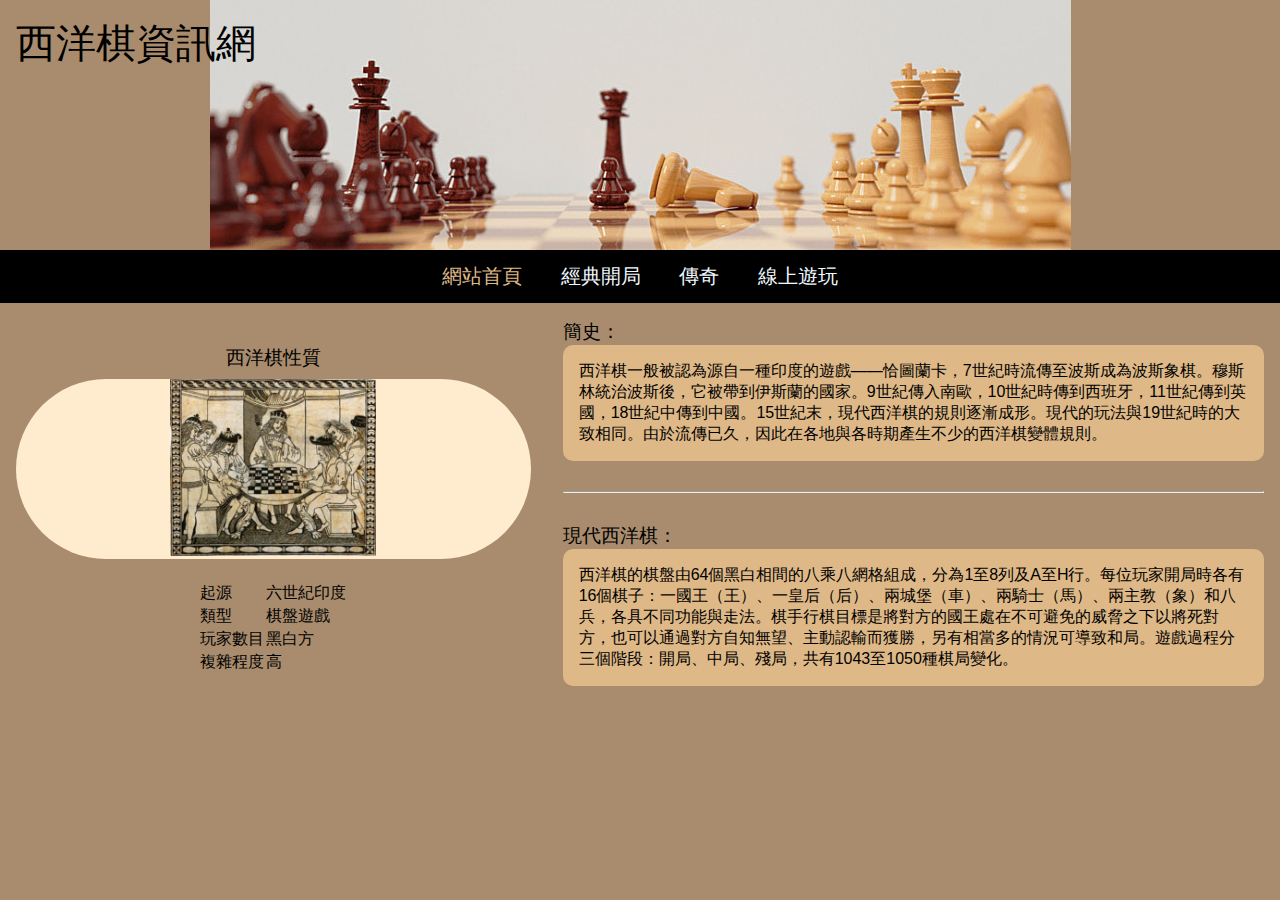
<file: Project1/index.html>
<!DOCTYPE html>
<html lang="zh-Hant">
  <head>
    <meta charset="UTF-8" />
    <meta name="viewport" content="width=device-width, initial-scale=1.0" />
    <link rel="stylesheet" href="style.css" />
    <title>西洋棋資訊網</title>
  </head>
  <body>
    <header>
      <div class="top">
        <h1>西洋棋資訊網</h1>
      </div>
      <nav>
        <ul>
          <li><a class="active" href="#">網站首頁</a></li>
          <li><a href="./openings.html">經典開局</a></li>
          <li><a href="./legends.html">傳奇</a></li>
          <li><a href="./game.html">線上遊玩</a></li>
        </ul>
      </nav>
    </header>
    <main>
      <section class="left">
        <h3>西洋棋性質</h3>
        <figure>
          <img
            src="./images/PlayingChess.png"
            alt="chessBoard"
            style="width: 40%"
          />
          <figcaption></figcaption>
        </figure>
        <br />
        <table>
          <tr>
            <td>起源</td>
            <td>六世紀印度</td>
          </tr>
          <tr>
            <td>類型</td>
            <td>棋盤遊戲</td>
          </tr>
          <tr>
            <td>玩家數目</td>
            <td>黑白方</td>
          </tr>
          <tr>
            <td>複雜程度</td>
            <td>高</td>
          </tr>
        </table>
      </section>
      <section class="right">
        <h3>簡史：</h3>
        <p>
          西洋棋一般被認為源自一種印度的遊戲——恰圖蘭卡，7世紀時流傳至波斯成為波斯象棋。穆斯林統治波斯後，它被帶到伊斯蘭的國家。9世紀傳入南歐，10世紀時傳到西班牙，11世紀傳到英國，18世紀中傳到中國。15世紀末，現代西洋棋的規則逐漸成形。現代的玩法與19世紀時的大致相同。由於流傳已久，因此在各地與各時期產生不少的西洋棋變體規則。
        </p>
        <hr />
        <h3>現代西洋棋：</h3>
        <p>
          西洋棋的棋盤由64個黑白相間的八乘八網格組成，分為1至8列及A至H行。每位玩家開局時各有16個棋子：一國王（王）、一皇后（后）、兩城堡（車）、兩騎士（馬）、兩主教（象）和八兵，各具不同功能與走法。棋手行棋目標是將對方的國王處在不可避免的威脅之下以將死對方，也可以通過對方自知無望、主動認輸而獲勝，另有相當多的情況可導致和局。遊戲過程分三個階段：開局、中局、殘局，共有1043至1050種棋局變化。
        </p>
      </section>
    </main>
  </body>
</html>
</file>
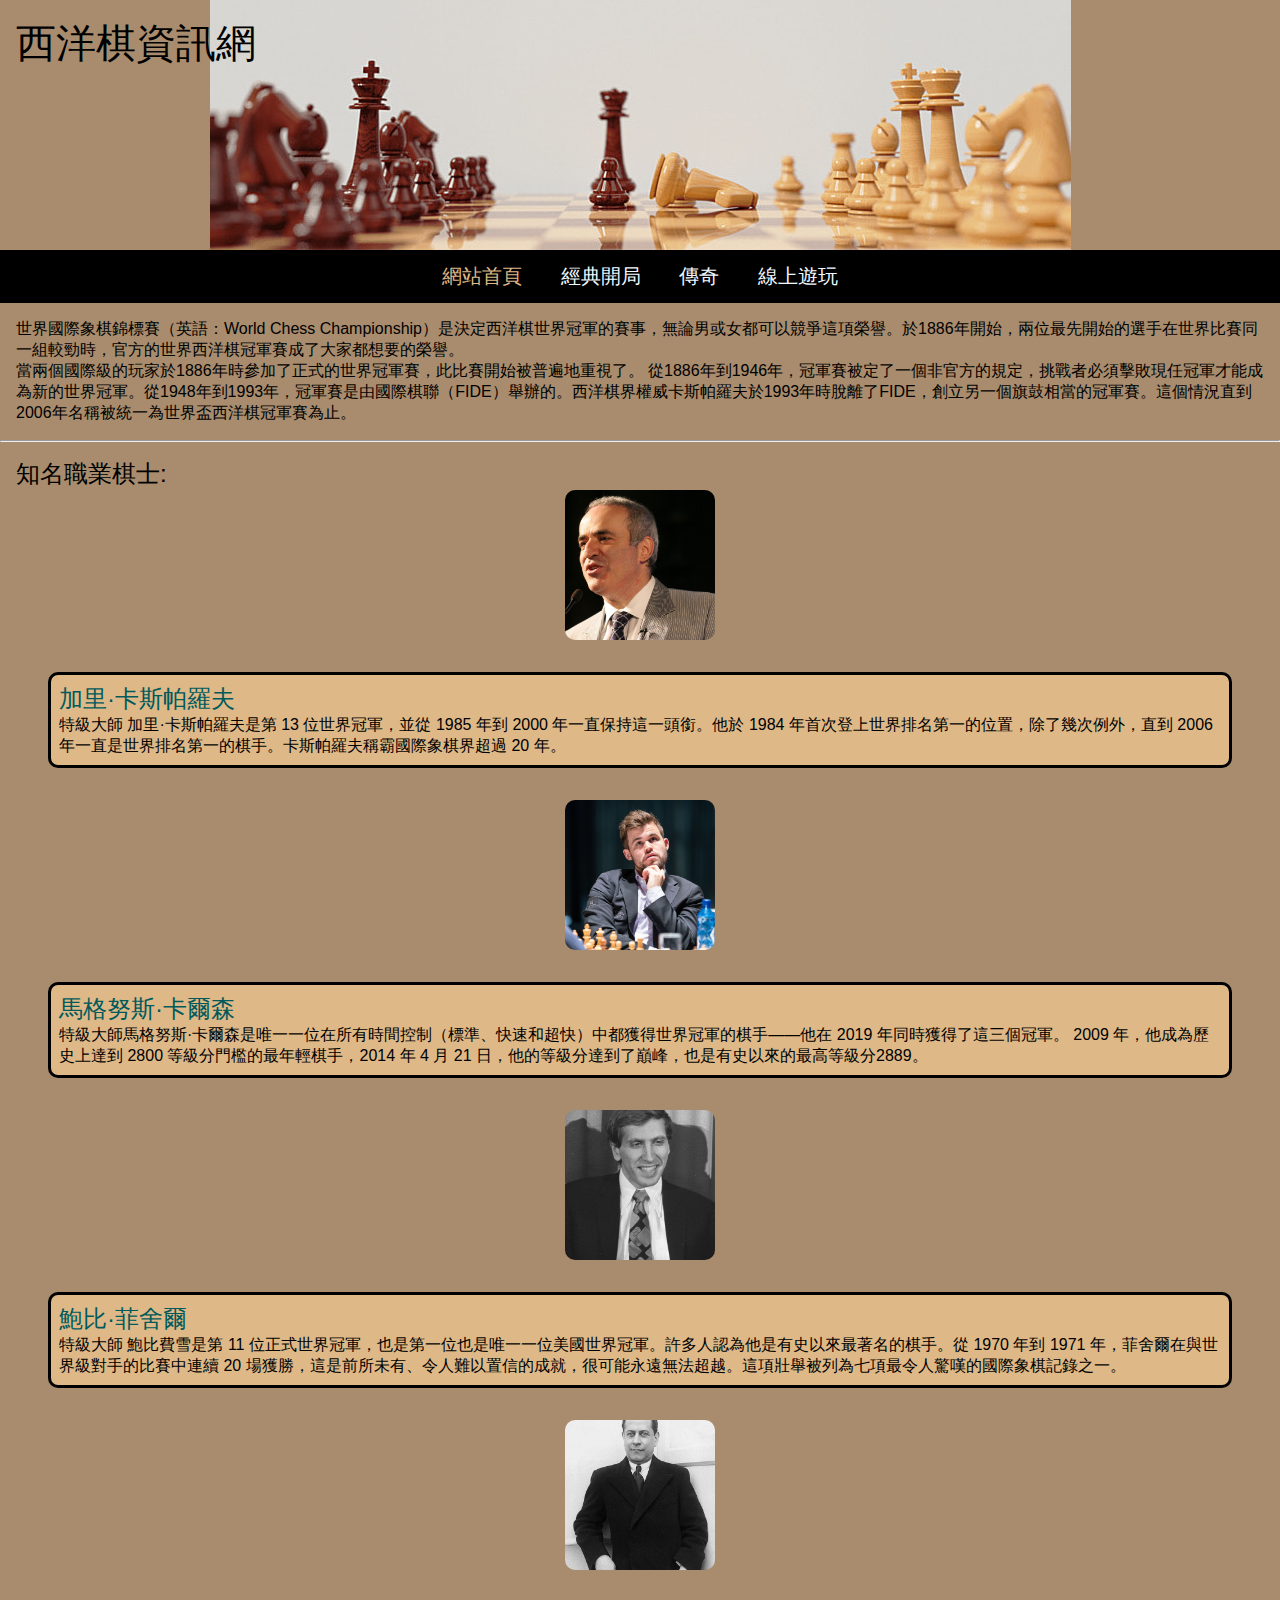
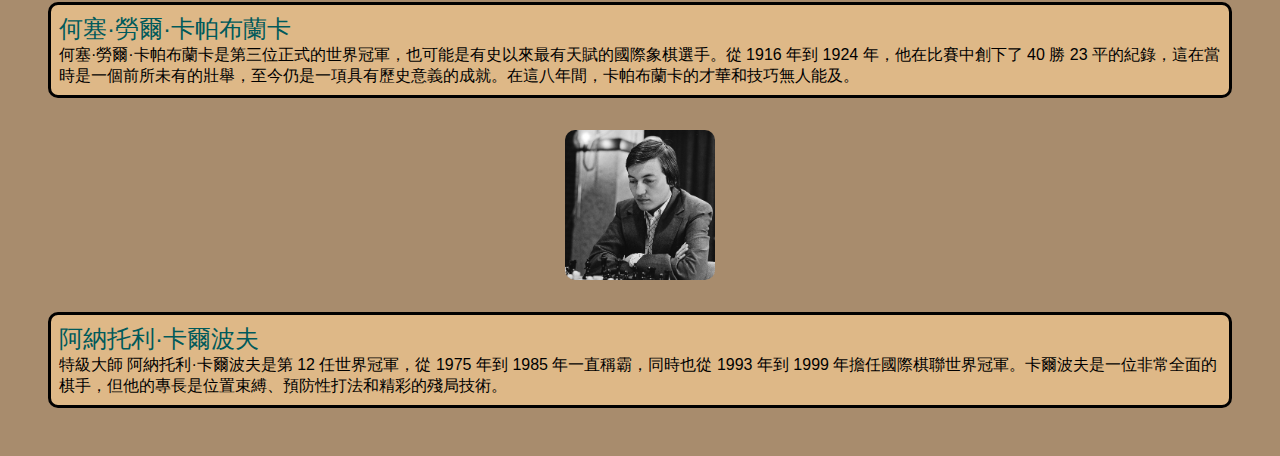
<file: Project1/legends.html>
<!DOCTYPE html>
<html lang="zh-Hant">
  <head>
    <meta charset="UTF-8" />
    <meta name="viewport" content="width=device-width, initial-scale=1.0" />
    <link rel="stylesheet" href="style.css" />
    <title>西洋棋資訊網</title>
  </head>
  <body>
    <header>
      <div class="top">
        <h1>西洋棋資訊網</h1>
      </div>
      <nav>
        <ul>
          <li><a class="active" href="./index.html">網站首頁</a></li>
          <li><a href="./openings.html">經典開局</a></li>
          <li><a href="#">傳奇</a></li>
          <li><a href="./game.html">線上遊玩</a></li>
        </ul>
      </nav>
    </header>

    <main class="no-flex">
      <section>
        <p>
          世界國際象棋錦標賽（英語：World Chess
          Championship）是決定西洋棋世界冠軍的賽事，無論男或女都可以競爭這項榮譽。於1886年開始，兩位最先開始的選手在世界比賽同一組較勁時，官方的世界西洋棋冠軍賽成了大家都想要的榮譽。
        </p>
        <p>
          當兩個國際級的玩家於1886年時參加了正式的世界冠軍賽，此比賽開始被普遍地重視了。
          從1886年到1946年，冠軍賽被定了一個非官方的規定，挑戰者必須擊敗現任冠軍才能成為新的世界冠軍。從1948年到1993年，冠軍賽是由國際棋聯（FIDE）舉辦的。西洋棋界權威卡斯帕羅夫於1993年時脫離了FIDE，創立另一個旗鼓相當的冠軍賽。這個情況直到2006年名稱被統一為世界盃西洋棋冠軍賽為止。
        </p>
      </section>
      <hr />
      <section>
        <h3 style="font-size: 1.5rem">知名職業棋士:</h3>
        <img src="./images/OG1.jpeg" alt="加里·卡斯帕羅夫" class="player-img" />

        <div class="player">
          <h4>加里·卡斯帕羅夫</h4>
          <p>
            特級大師 加里·卡斯帕羅夫是第 13 位世界冠軍，並從 1985 年到 2000
            年一直保持這一頭銜。他於 1984
            年首次登上世界排名第一的位置，除了幾次例外，直到 2006
            年一直是世界排名第一的棋手。卡斯帕羅夫稱霸國際象棋界超過 20 年。
          </p>
        </div>
        <img src="./images/OG2.jpeg" alt="加里·卡斯帕羅夫" class="player-img" />

        <div class="player">
          <h4>馬格努斯·卡爾森</h4>

          <p>
            特級大師馬格努斯·卡爾森是唯一一位在所有時間控制（標準、快速和超快）中都獲得世界冠軍的棋手——他在
            2019 年同時獲得了這三個冠軍。 2009 年，他成為歷史上達到 2800
            等級分門檻的最年輕棋手，2014 年 4 月 21
            日，他的等級分達到了巔峰，也是有史以來的最高等級分2889。
          </p>
        </div>
        <img src="./images/OG3.jpeg" alt="加里·卡斯帕羅夫" class="player-img" />

        <div class="player">
          <h4>鮑比·菲舍爾</h4>
          <p>
            特級大師 鮑比費雪是第 11
            位正式世界冠軍，也是第一位也是唯一一位美國世界冠軍。許多人認為他是有史以來最著名的棋手。從
            1970 年到 1971 年，菲舍爾在與世界級對手的比賽中連續 20
            場獲勝，這是前所未有、令人難以置信的成就，很可能永遠無法超越。這項壯舉被列為七項最令人驚嘆的國際象棋記錄之一。
          </p>
        </div>
        <img src="./images/OG4.jpeg" alt="加里·卡斯帕羅夫" class="player-img" />

        <div class="player">
          <h4>何塞·勞爾·卡帕布蘭卡</h4>
          <p>
            何塞·勞爾·卡帕布蘭卡是第三位正式的世界冠軍，也可能是有史以來最有天賦的國際象棋選手。從
            1916 年到 1924 年，他在比賽中創下了 40 勝 23
            平的紀錄，這在當時是一個前所未有的壯舉，至今仍是一項具有歷史意義的成就。在這八年間，卡帕布蘭卡的才華和技巧無人能及。
          </p>
        </div>
        <img src="./images/OG5.jpeg" alt="加里·卡斯帕羅夫" class="player-img" />

        <div class="player">
          <h4>阿納托利·卡爾波夫</h4>
          <p>
            特級大師 阿納托利·卡爾波夫是第 12 任世界冠軍，從 1975 年到 1985
            年一直稱霸，同時也從 1993 年到 1999
            年擔任國際棋聯世界冠軍。卡爾波夫是一位非常全面的棋手，但他的專長是位置束縛、預防性打法和精彩的殘局技術。
          </p>
        </div>
      </section>
    </main>
  </body>
</html>
</file>
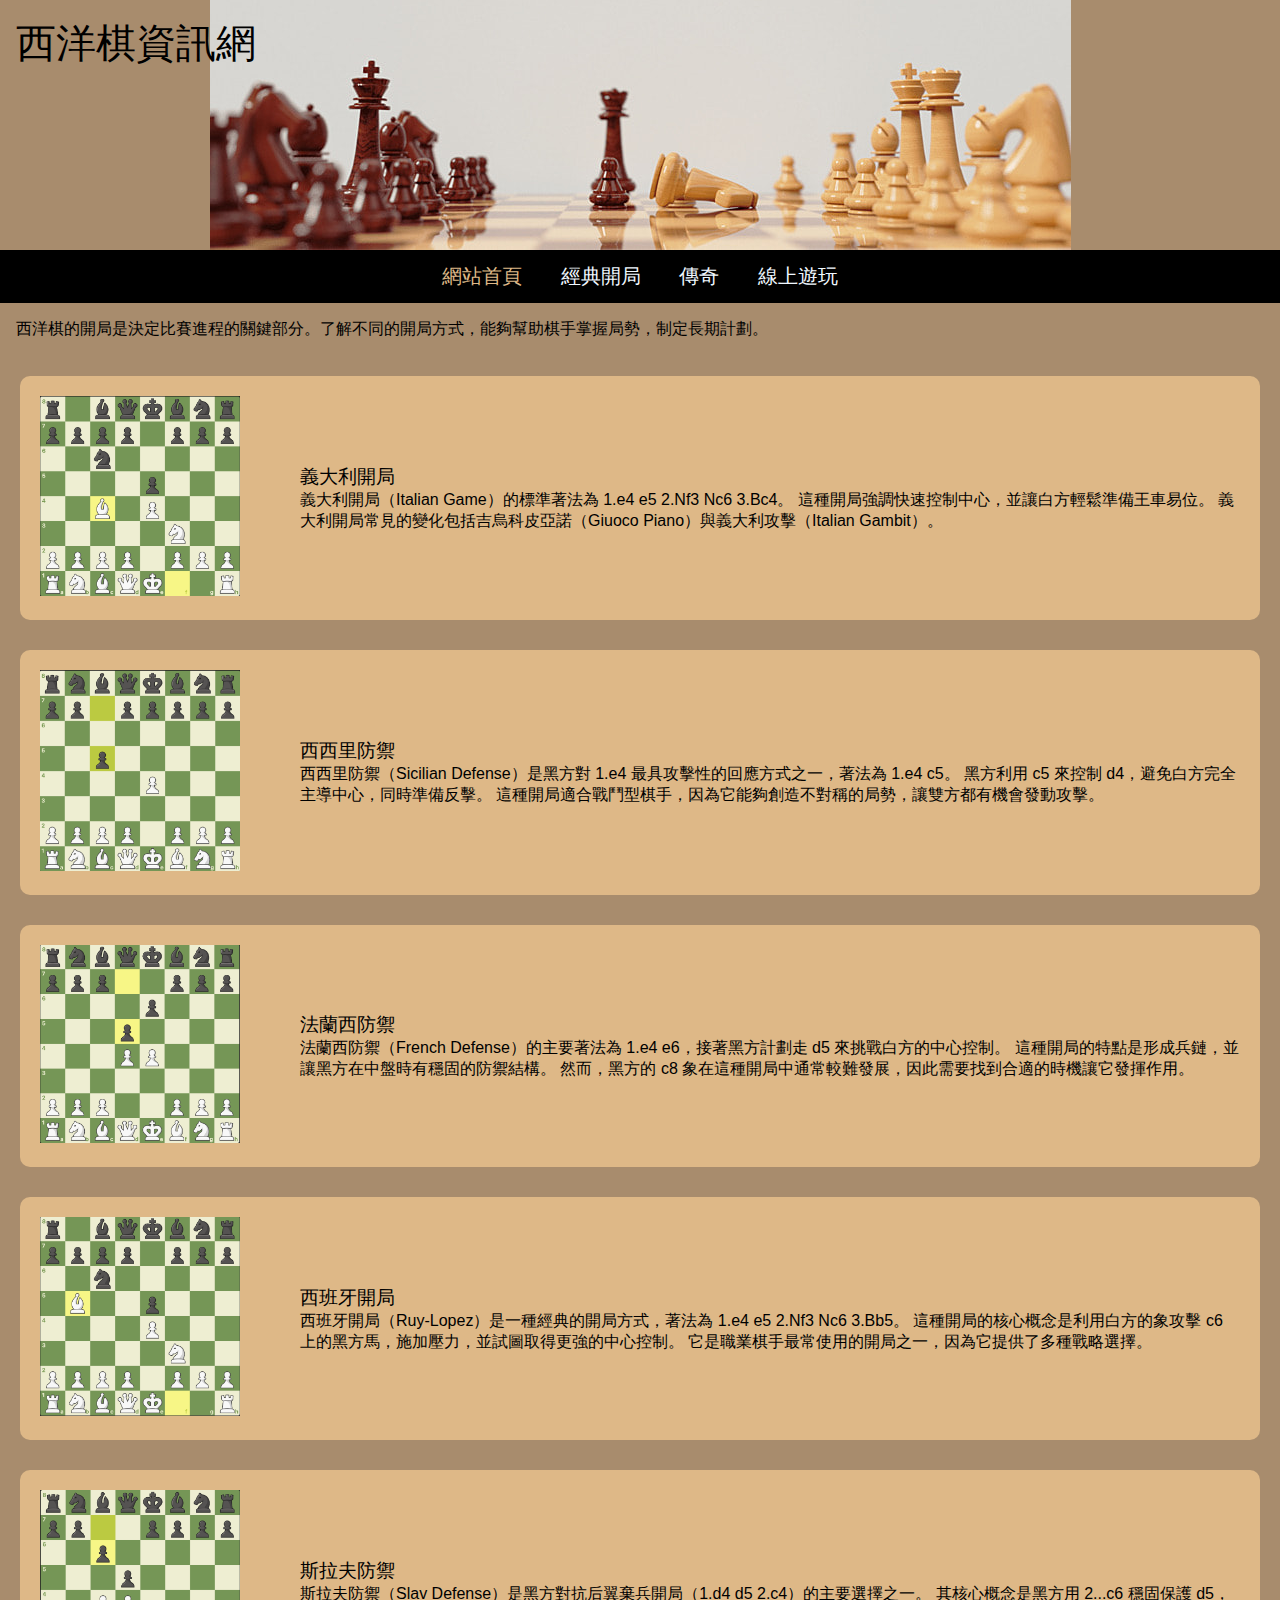
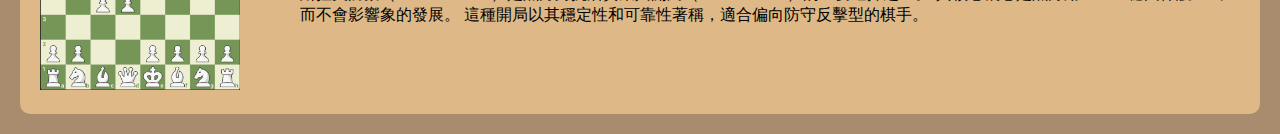
<file: Project1/openings.html>
<!DOCTYPE html>
<html lang="zh-Hant">
  <head>
    <meta charset="UTF-8" />
    <meta name="viewport" content="width=device-width, initial-scale=1.0" />
    <link rel="stylesheet" href="style.css" />
    <title>西洋棋資訊網</title>
  </head>
  <body>
    <header>
      <div class="top">
        <h1>西洋棋資訊網</h1>
      </div>
      <nav>
        <ul>
          <li><a class="active" href="./index.html">網站首頁</a></li>
          <li><a href="#">經典開局</a></li>
          <li><a href="./legends.html">傳奇</a></li>
          <li><a href="./game.html">線上遊玩</a></li>
        </ul>
      </nav>
    </header>

    <main>
      <section>
        <p>
          西洋棋的開局是決定比賽進程的關鍵部分。了解不同的開局方式，能夠幫助棋手掌握局勢，制定長期計劃。
        </p>
      </section>

      <section class="NewComers">
        <!-- 義大利開局 -->
        <div class="opening">
          <div class="Openings">
            <img src="./images/italian.png" alt="義大利開局" />
          </div>
          <div class="info">
            <h3>義大利開局</h3>
            <p>
              義大利開局（Italian Game）的標準著法為 1.e4 e5 2.Nf3 Nc6 3.Bc4。
              這種開局強調快速控制中心，並讓白方輕鬆準備王車易位。
              義大利開局常見的變化包括吉烏科皮亞諾（Giuoco
              Piano）與義大利攻擊（Italian Gambit）。
            </p>
          </div>
        </div>

        <!-- 西西里防禦 -->
        <div class="opening">
          <div class="Openings">
            <img src="./images/sicilian.png" alt="西西里防禦" />
          </div>
          <div class="info">
            <h3>西西里防禦</h3>
            <p>
              西西里防禦（Sicilian Defense）是黑方對 1.e4
              最具攻擊性的回應方式之一，著法為 1.e4 c5。 黑方利用 c5 來控制
              d4，避免白方完全主導中心，同時準備反擊。
              這種開局適合戰鬥型棋手，因為它能夠創造不對稱的局勢，讓雙方都有機會發動攻擊。
            </p>
          </div>
        </div>

        <!-- 法蘭西防禦 -->
        <div class="opening">
          <div class="Openings">
            <img src="./images/French.png" alt="法蘭西防禦" />
          </div>
          <div class="info">
            <h3>法蘭西防禦</h3>
            <p>
              法蘭西防禦（French Defense）的主要著法為 1.e4 e6，接著黑方計劃走
              d5 來挑戰白方的中心控制。
              這種開局的特點是形成兵鏈，並讓黑方在中盤時有穩固的防禦結構。
              然而，黑方的 c8
              象在這種開局中通常較難發展，因此需要找到合適的時機讓它發揮作用。
            </p>
          </div>
        </div>

        <!-- 西班牙開局 -->
        <div class="opening">
          <div class="Openings">
            <img src="./images/roy.png" alt="西班牙開局" />
          </div>
          <div class="info">
            <h3>西班牙開局</h3>
            <p>
              西班牙開局（Ruy-Lopez）是一種經典的開局方式，著法為 1.e4 e5 2.Nf3
              Nc6 3.Bb5。 這種開局的核心概念是利用白方的象攻擊 c6
              上的黑方馬，施加壓力，並試圖取得更強的中心控制。
              它是職業棋手最常使用的開局之一，因為它提供了多種戰略選擇。
            </p>
          </div>
        </div>

        <!-- 斯拉夫防禦 -->
        <div class="opening">
          <div class="Openings">
            <img src="./images/slav.png" alt="斯拉夫防禦" />
          </div>
          <div class="info">
            <h3>斯拉夫防禦</h3>
            <p>
              斯拉夫防禦（Slav Defense）是黑方對抗后翼棄兵開局（1.d4 d5
              2.c4）的主要選擇之一。 其核心概念是黑方用 2...c6 穩固保護
              d5，而不會影響象的發展。
              這種開局以其穩定性和可靠性著稱，適合偏向防守反擊型的棋手。
            </p>
          </div>
        </div>
      </section>
    </main>
  </body>
</html>
</file>
<file: Project1/style.css>
* {
  padding: 0;
  margin: 0;
  box-sizing: border-box;
  font-family: "STKaiti", sans-serif;
}
/* burlywood */
h1,
h2,
h3,
h4,
h5,
h6 {
  font-weight: normal;
}

header div.top {
  padding: 1rem;
  background-image: url(./images/chessBGIMG.jpg);
  background-position: bottom;
  background-repeat: no-repeat;
  min-height: 250px;
  background-color: #a88c6d; /* 增加背景色，讓開局資訊更明顯 */
}

header div.top h1 {
  font-size: 2.5rem;
}

header div.top h3 {
  font-size: 1rem;
}

header nav {
  background-color: black;
}

header nav ul {
  justify-content: center;
  display: flex;
  list-style-type: none;
}

header nav ul li {
  padding: 0.8rem 1.2rem;
}

nav ul li a {
  color: aliceblue;
  text-decoration: none;
  font-size: 1.25rem;
}
nav ul li a:hover {
  color: blanchedalmond;
  text-decoration: none;
  font-size: 1.35rem;
}
.active {
  color: burlywood;
}

body,
html {
  margin: 0;
  padding: 0;
  height: 100%;
  background-color: #a88c6d; /* 設定整體頁面背景顏色為灰色 */
  /* 設置文字顏色為黑色 */
}

/* 使用Flexbox來使左邊和右邊的section並排 */
main {
  display: flex;
  flex-wrap: wrap;
  background-color: #a88c6d;
}

main section {
  padding: 1rem;
}

section.left {
  flex: 1 1 500px;
  display: flex;
  flex-direction: column; /* 使內容垂直排列 */
  justify-content: center; /* 垂直居中 */
  align-items: center; /* 水平居中 */
  text-align: left; /* 文字仍然左對齊 */
}
section.left h3 {
  margin-bottom: 0.5rem;
}

section.left img {
  max-width: 222%; /* 限制圖片最大寬度為容器的100% */
  height: auto; /* 使圖片保持原比例 */
  margin-bottom: 0.2rem; /* 增加圖片和文字的間距 */
}
section.left table {
  padding: 0.25rem;
}
section.left figure {
  background-color: blanchedalmond;
  border-radius: 100px;
  display: flex;
  flex-direction: column; /* 讓圖片和 figcaption 垂直排列 */
  align-items: center; /* 讓 figure 內的內容（圖片和 figcaption）水平居中 */
  width: 100%; /* 讓 figure 佔滿 section.left */
}
/* 右側section的樣式 */
section.right {
  flex: 5 1 500px;
}
section.right p {
  margin-bottom: 20px; /* 增加段落之間的間隔 */
  padding: 1rem;
  background-color: burlywood;
  border-radius: 10px;
}

section.right hr {
  margin: 30px 0; /* 增加hr上下的間距，使hr與文字的間隔更大 */
}
main.no-flex {
  display: block;
}
.player {
  margin: 2rem;
  border: 3px solid;
  padding: 0.5rem;
  border-radius: 10px;
  background: burlywood; /* 圓角半徑 */
}

.player h4 {
  font-size: 1.5rem;
  color: rgb(0, 90, 91);
}

.player h5 {
  font-size: 1.05rem;
  color: rgb(6, 120, 120);
}
.player-img {
  width: 150px; /* 設定圖片的統一寬度 */
  height: 150px; /* 設定圖片的統一高度，避免大小不一 */
  object-fit: cover; /* 讓圖片填滿設定的大小，不會變形 */
  border-radius: 10px; /* 圖片圓角，可依需求調整 */
  display: block; /* 確保不受 inline 預設間距影響 */
  margin: 0 auto; /* 讓圖片置中 */
}
/* 讓每一排都填滿整個螢幕寬度 */
.NewComers {
  display: flex;
  flex-direction: column; /* 讓所有開局按順序往下排列 */
  gap: 30px; /* 增加間距，讓每一排更清楚 */
  padding: 20px;
}

/* 每個開局排版 */
.opening {
  display: flex;
  align-items: center; /* 讓圖片和文字對齊 */
  width: 100%; /* 讓每一排填滿整個畫面 */
  padding: 20px;
  background: burlywood; /* 增加背景色，讓開局資訊更明顯 */
  border-radius: 10px;
}

/* 調整圖片大小 */
.Openings {
  flex: 0 0 20%; /* 圖片區域佔 20% */
}

.Openings img {
  width: 100%; /* 讓圖片大小自適應 */
  max-width: 200px; /* 設定最大寬度 */
  height: auto; /* 確保比例正常 */
}

/* 調整文字區域 */
.info {
  flex: 1; /* 讓文字區塊填滿剩餘空間 */
  padding-left: 20px;
}
</file>
